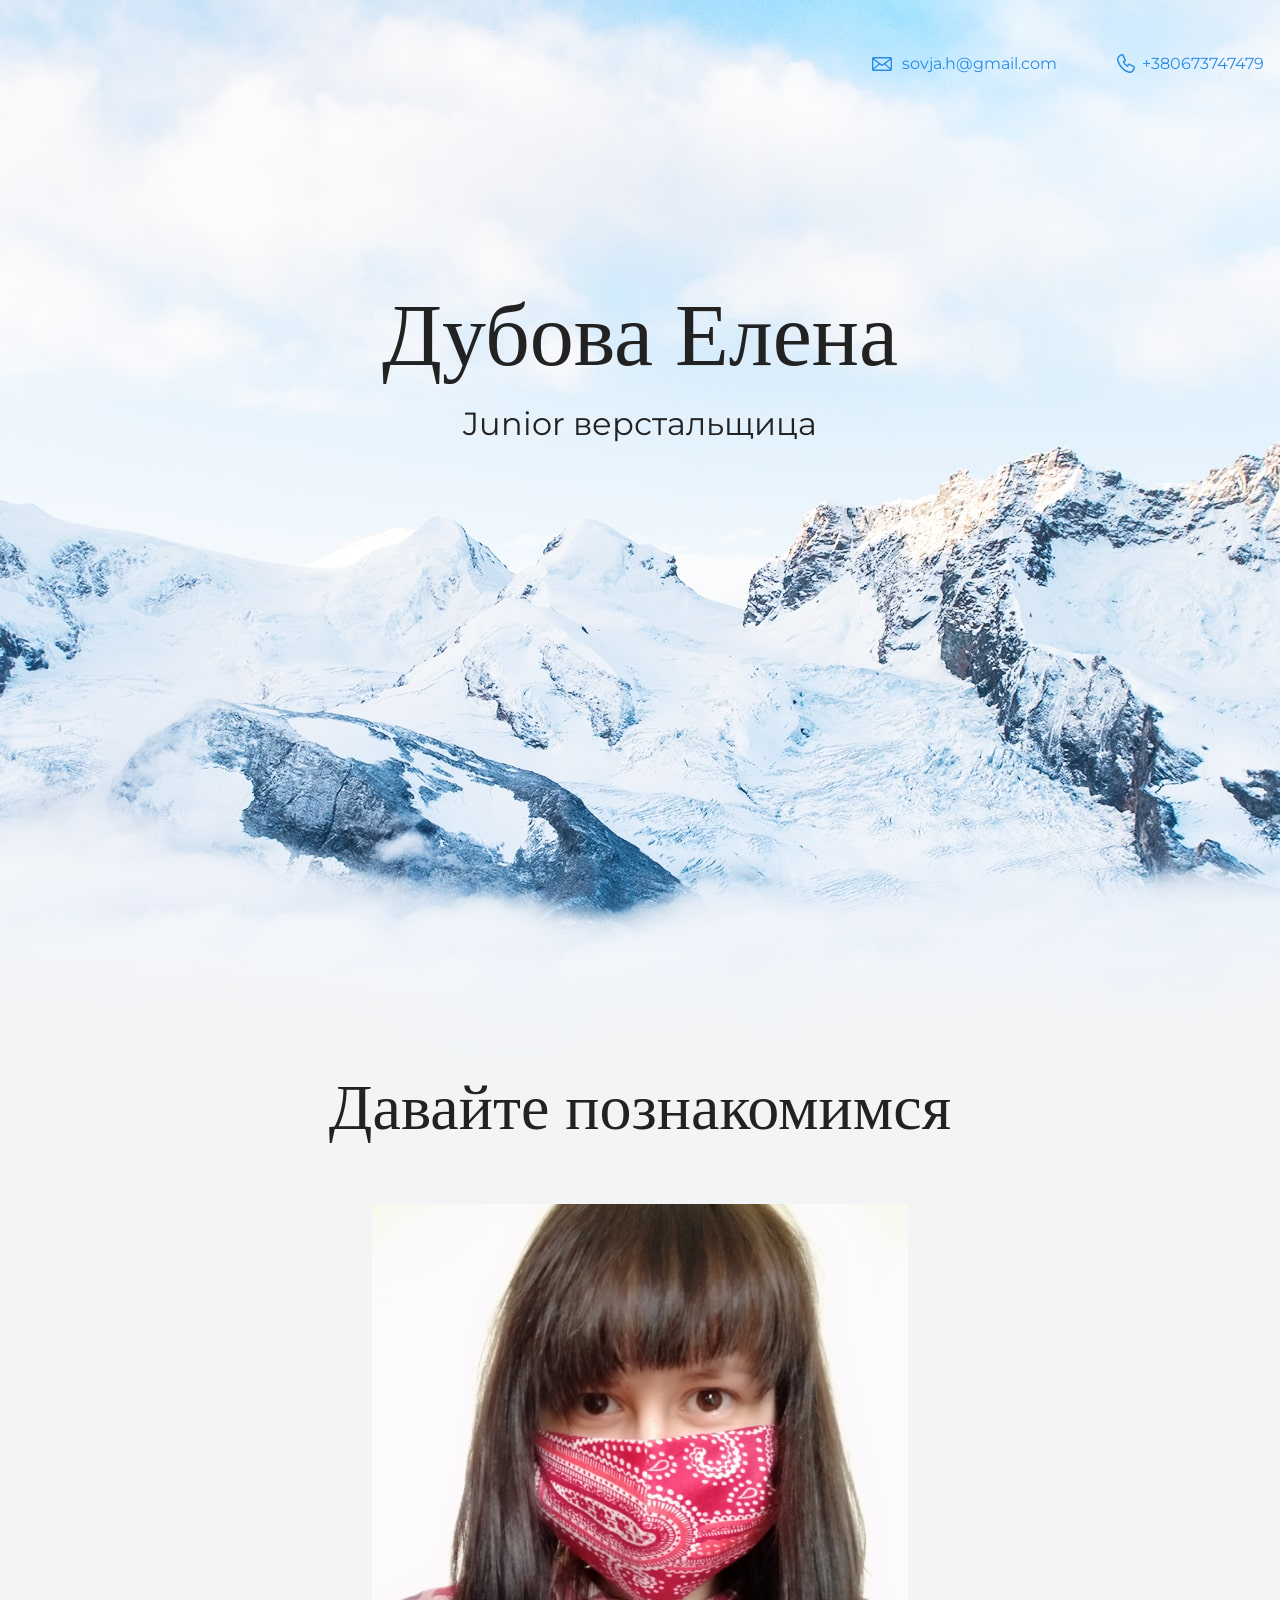
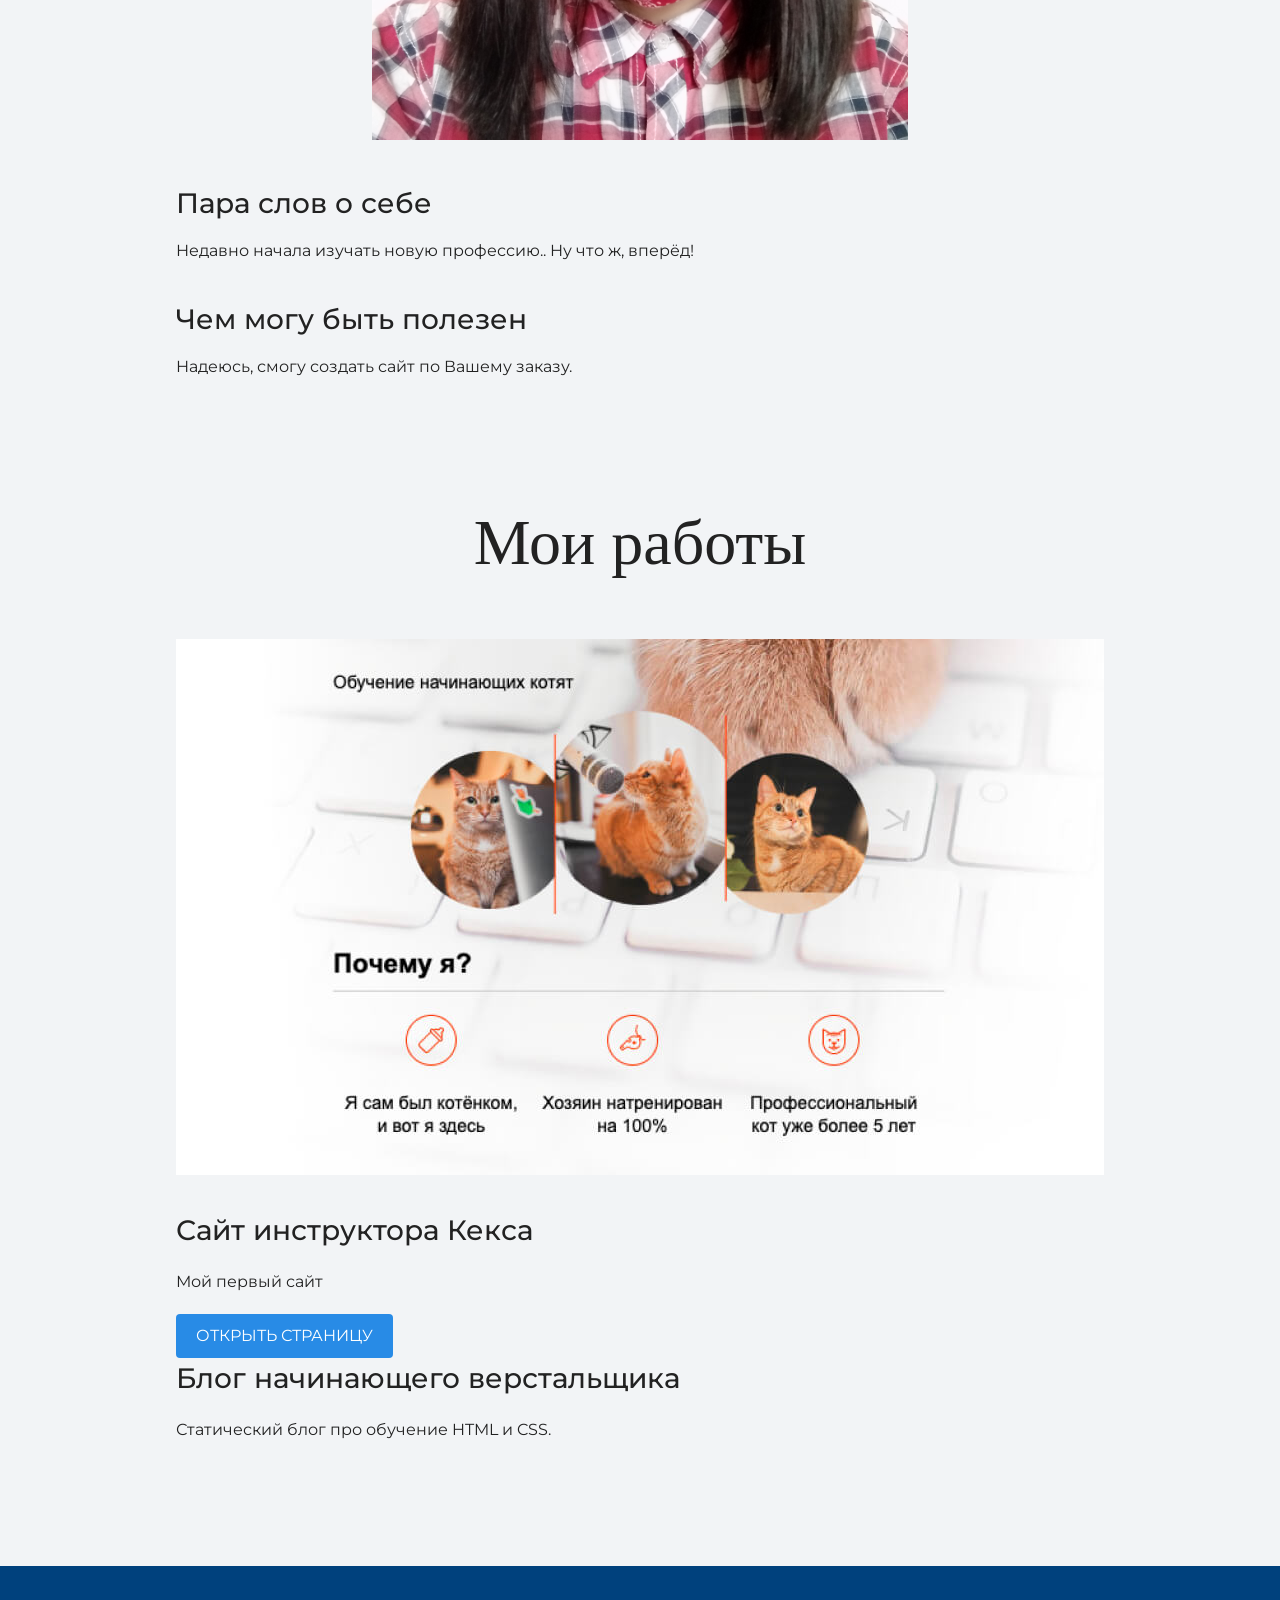
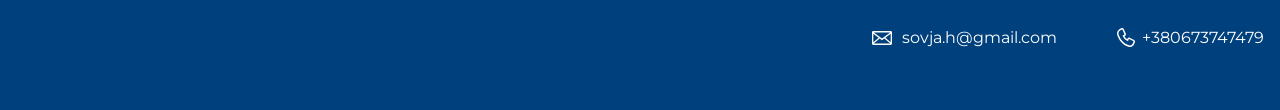
<file: index.html>
<!DOCTYPE html>
<html lang="ru">
  <head>
    <meta charset="UTF-8">
    <link rel="stylesheet" href="style.css">
    <link href="https://fonts.googleapis.com/css?family=Montserrat:400,500,700|Old+Standard+TT&display=swap&subset=cyrillic" rel="stylesheet">
    <title>Портфолио Junior верстальщика</title>
  </head>

  <body>
    <header class="page-header">
      <div class="container">
    <p>
      <a class="header-email" href="mailto:sovja.h@gmail.com">sovja.h@gmail.com</a>
      <a class="header-phone" href="tel:+380673747479">+380673747479</a>
    </p>
      </div>
    </header>

    <section class="hero-image">
      <div class="container">
      <h1 class="heading">Дубова Елена</h1>
      <p>Junior верстальщица</p>
      </div>
    </section>

    <section class="intro">
      <div class="container">
      <h2 class="subheading">Давайте познакомимся</h2>
      <figure class="user-image">
        <img src="files/user2.jpg" height="536" alt="Фото на карантине">
      </figure>
      <h3>Пара слов о себе</h3>
      <p>Недавно начала изучать новую профессию.. Ну что ж, вперёд!</p>
      <h3>Чем могу быть полезен</h3>
      <p>Надеюсь, смогу создать сайт по Вашему заказу.</p>
      </div>
    </section>

    <section class="portfolio">
      <div class="container">
      <h2 class="subheading">Мои работы</h2>
      <figure class="project-image">
        <img src="files/project.jpg" width="928" height="536" alt="Cайт инструктора Кекса">
      </figure>

      <h3>Сайт инструктора Кекса</h3>
      <p>Мой первый сайт</p>
      <a class="button" href="source/project/index.html">Открыть страницу</a>
      <h3>Блог начинающего верстальщика</h3>
      <p>Статический блог про обучение HTML и CSS.</p>
      </div>
    </section>

    <footer class="page-footer">
      <div class="container">
      <p>
        <a class="footer-email" href="mailto:sovja.h@gmail.com">sovja.h@gmail.com</a>
        <a class="footer-phone" href="tel:+380673747479">+380673747479</a>
      </p>
      </div>
    </footer>
  </body>
</html>
</file>
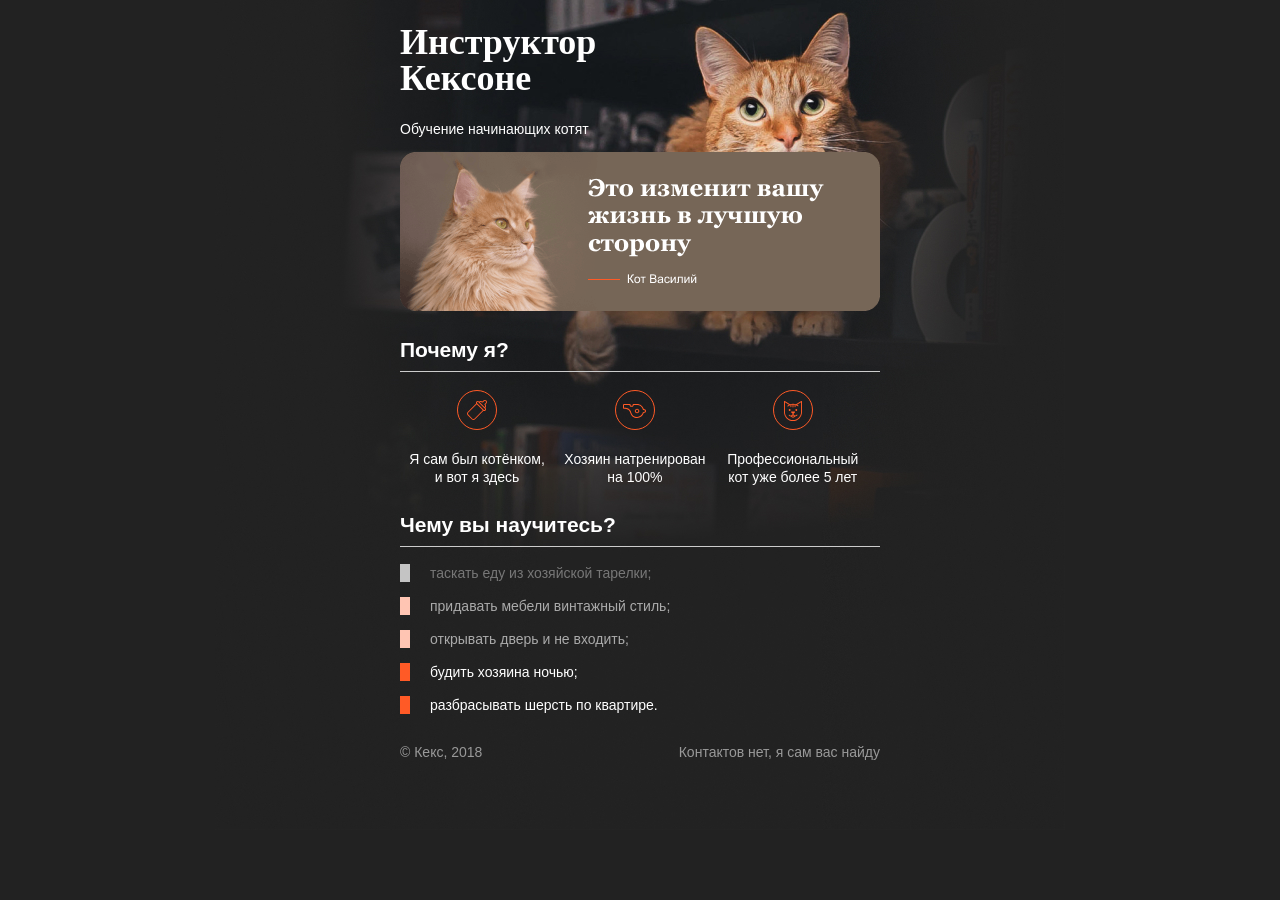
<file: source/project/index.html>
<!DOCTYPE html>
<html lang="ru">
  <head>
    <meta charset="utf-8">
    <title>Инструктор Кексоне</title>
    <link rel="stylesheet" href="style.css">
  </head>
  <body>
    <div class="container">
      <header class="site-header">
        <h1>Инструктор Кексоне</h1>
        <p>Обучение начинающих котят</p>
        <img src="img/banner-1.png">
      </header>

      <section class="features">
        <h2>Почему я?</h2>
        <p class="feature-kitten">Я сам был котёнком, и вот я здесь</p>
        <p class="feature-train">Хозяин натренирован на 100%</p>
        <p class="feature-cat">Профессиональный кот уже более 5 лет</p>
      </section>

      <section class="skills">
        <h2>Чему вы научитесь?</h2>
        <ul class="skills-list">
          <li class="skills-item">таскать еду из хозяйской тарелки;</li>
          <li class="skills-item standart">придавать мебели винтажный стиль;</li>
          <li class="skills-item standart">открывать дверь и не входить;</li>
          <li class="skills-item vip">будить хозяина ночью;</li>
          <li class="skills-item vip">разбрасывать шерсть по квартире.</li>
        </ul>
      </section>

      <footer class="site-footer">
        <p>© Кекс, 2018</p>
        <p>Контактов нет, я сам вас найду</p>
      </footer>
    </div>
  </body>
</html>
</file>
<file: style.css>
body {
  margin: 0;
  min-width: 960px;
  font-family: "Montserrat", "Helvetica", "Arial", sans-serif;
  font-size: 16px;
  line-height: 32px;
  color: #222222;
  background-color: #f2f4f6;
  background-image: url("img/hero-bg.jpg");
  background-repeat: no-repeat;
  background-position: top center;
}

.container {
  max-width: 928px;
  margin: 0 auto;
  padding: 0 16px;
}

.page-header {
  margin: 0 0 160px;
  padding: 32px 0 32px;
}

.page-header .container,
.page-footer .container {
  max-width: 1408px;
  text-align: right;
}

.page-header a {
  margin-left: 56px;
  color: #288be6;
  text-decoration: none;
  background-repeat: no-repeat;
  background-position: left;
}

.header-email {
  padding-left: 30px;
  background-image: url("img/icon-email-header.svg");
}

.header-phone {
  padding-left: 25px;
  background-image: url("img/icon-phone-header.svg");
}

.hero-image {
  margin-bottom: 620px;
}

.hero-image .container {
  max-width: 1408px;
  text-align: center;
}

.heading {
  margin: 0 0 16px;
  font-family: "Old Standard TT", "Times", "Times New Roman", serif;
  font-size: 88px;
  line-height: 96px;
  font-weight: 400;
}

.hero-image p {
  margin: 0;
  font-size: 32px;
  line-height: 48px;
}

.intro {
  margin: 0 0 120px;
}

.subheading {
  margin: 0 0 56px;
  font-family: "Old Standard TT", "Times", "Times New Roman", serif;
  font-size: 64px;
  line-height: 80px;
  font-weight: 400;
  text-align: center;
}

.user-image {
  margin: 0 0 32px;
  text-align: center;
}

.intro h3,
.portfolio h3 {
  margin: 0 0 12px;
  font-size: 28px;
  line-height: 40px;
  font-weight: 500;
}

.intro p {
  margin: 0 0 32px;
}

.skills-list {
  margin: 0;
  padding: 0;
}

.skills-list dt {
  padding-left: 32px;
  background-repeat: no-repeat;
  background-position: left;
}

.skill-html {
  background-image: url("img/icon-html.svg");
}

.skill-css {
  background-image: url("img/icon-css.svg");
}

.level {
  margin: 4px 0 16px;
  padding: 0;
  height: 14px;
  font-size: 0;
  background-color: #ffffff;
  border: 1px solid #86c3fa;
  border-radius: 8px;
}

.level div {
  margin: 1px;
  height: 12px;
  background-color: #288be6;
  border-radius: 6px;
}

.portfolio {
  margin: 0 0 120px;
}

.projects {
  margin: 0;
  padding: 0;
  list-style: none;
}

.projects li {
  margin: 0 0 80px;
}

.project-image {
  margin: 0 0 24px;
  text-align: center;
}

.projects p {
  margin: 0 0 24px;
}

.button {
  padding: 6px 20px;
  display: inline-block;
  vertical-align: baseline;
  text-decoration: none;
  text-transform: uppercase;
  border-radius: 4px;
  background-color: #288be6;
  color: #ffffff;
}

.page-footer {
  padding: 40px 0;
  background-color: #00417d;
  color: #ffffff;
}

.page-footer a {
  margin-left: 56px;
  color: inherit;
  text-decoration: none;
  background-repeat: no-repeat;
  background-position: left;
}

.footer-email {
  padding-left: 30px;
  background-image: url("img/icon-email-footer.svg");
}

.footer-phone {
  padding-left: 25px;
  background-image: url("img/icon-phone-footer.svg");
}
</file>
<file: source/project/style.css>
body {
  padding: 0;
  font-family: "Arial", sans-serif;
  font-size: 14px;
  line-height: 18px;
  color: #ffffff;
  background: #222222 url("img/keks-background-dark.jpg") no-repeat 50% 0;
}

h1 {
  width: 260px;
  font-family: "Georgia", serif;
  font-size: 36px;
  line-height: 36px;
}

h2 {
  padding-bottom: 12px;
  border-bottom: 1px solid #cccccc;
}

.site-header {
  margin-bottom: 30px;
}

.skills-item {
  margin-bottom: 15px;
  padding-left: 20px;
  border-left: 10px solid #c4c4c4;
  color: #777777;
}

.standart {
  border-color: #ffc5b3;
  color: #aaaaaa;
}

/* Добавьте правило ниже */

.vip {
  border-color: #ff5a26;
  color: #ffffff;
}

.container {
  width: 480px;
  margin: 0 auto;
}

.site-header img {
  display: block;
  margin: 0 auto;
}

.features {
  margin-bottom: 30px;
}

.features p {
  display: inline-block;
  vertical-align: top;
  width: 30%;
  margin: 0 5px;
  text-align: center;
  background-repeat: no-repeat;
  background-position: center top;
}

.feature-kitten {
  padding-top: 60px;
  background-image: url("img/bottle.svg");
}

.feature-cat {
  padding-top: 60px;
  background-image: url("img/cat.svg");
}

.feature-train {
  padding-top: 60px;
  background-image: url("img/whistle.svg");
}

.skills-list {
  padding: 0;
  list-style: none;
}

.site-footer {
  display: flex;
  justify-content: space-between;
  color: #999999;
}
</file>
